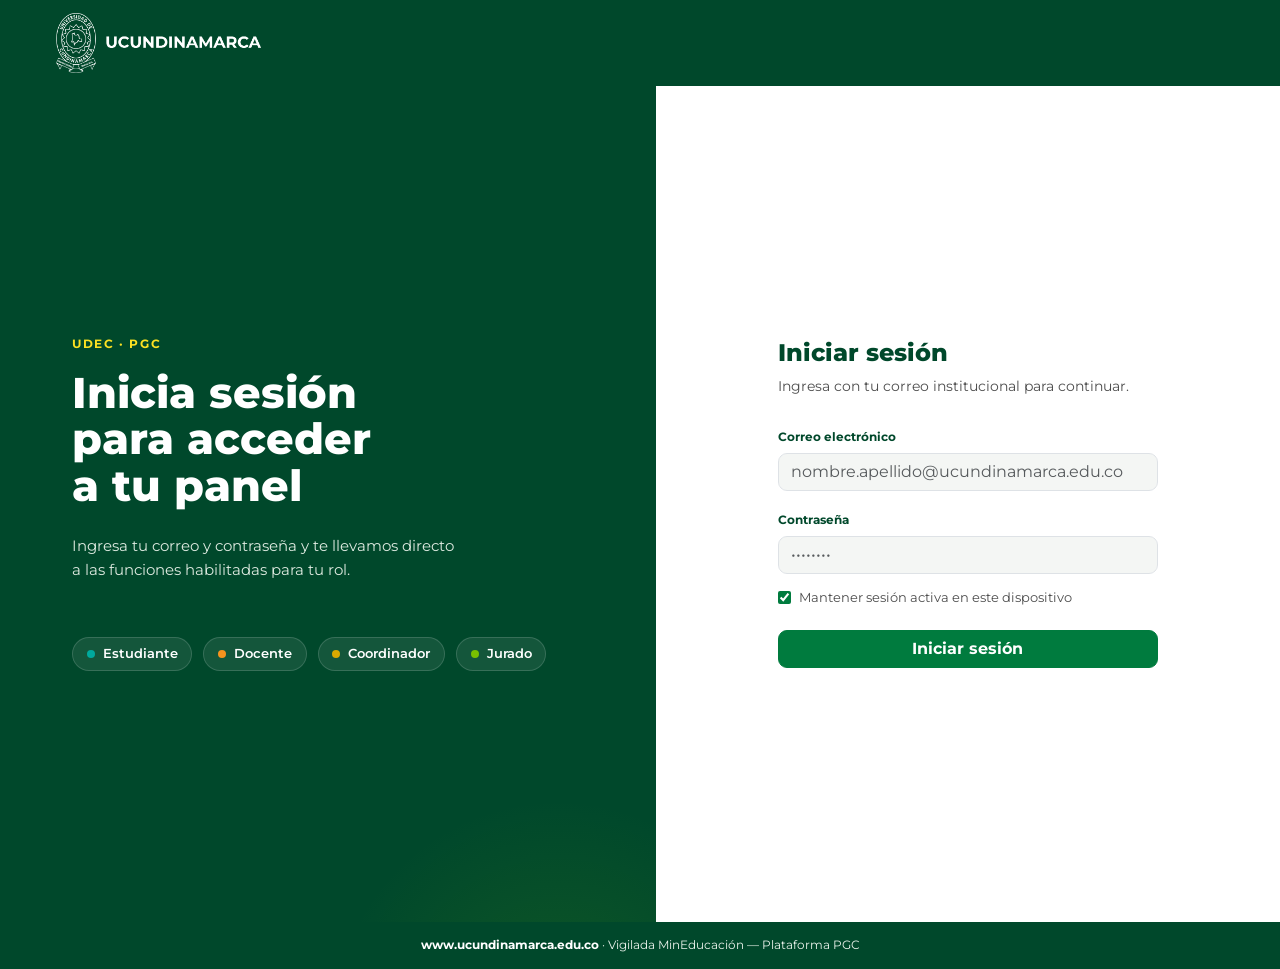
<file: index.html>
<!DOCTYPE html>
<html lang="es">
<head>
<meta charset="UTF-8">
<meta name="viewport" content="width=device-width, initial-scale=1.0">
<title>UDEC PGC — Inicio de sesión</title>
<link rel="preconnect" href="https://fonts.googleapis.com">
<link href="https://fonts.googleapis.com/css2?family=Montserrat:wght@400;500;600;700;800&display=swap" rel="stylesheet">
<link href="https://cdn.jsdelivr.net/npm/bootstrap@5.3.3/dist/css/bootstrap.min.css" rel="stylesheet">
<link rel="stylesheet" href="css/global.css">
<link rel="stylesheet" href="css/login.css">

<link rel="icon" type="image/png" href="assets/logos/ESCUDO BLANCO.png">

</head>
<body>

  <!-- Topbar institucional simplificado: aquí aún no hay usuario
       autenticado. En el resto de páginas se inyecta con
       renderizarBarraSuperior() desde components/barra-superior.js -->
  <div class="topbar">

        <img src="assets/logos/logosimbolo-blanco.png" alt="Escudo Universidad de Cundinamarca" class="logo-topbar">

  </div>

  <div class="login-wrap">

    <!-- Panel de marca -->
    <aside class="brand-side">
      <span class="eyebrow">UDEC · PGC</span>
      <h1>Inicia sesión para acceder a tu panel</h1>
      <p>Ingresa tu correo y contraseña y te llevamos directo a las funciones habilitadas para tu rol.</p>
      <div class="roles-preview">
        <span class="role-chip"><span class="dot" style="background:var(--teal)"></span> Estudiante</span>
        <span class="role-chip"><span class="dot" style="background:var(--naranja)"></span> Docente</span>
        <span class="role-chip"><span class="dot" style="background:var(--oro)"></span> Coordinador</span>
        <span class="role-chip"><span class="dot" style="background:var(--verde-brillante)"></span> Jurado</span>
      </div>
    </aside>

    <!-- Panel de formulario -->
    <section class="form-side">
      <div class="login-card">
        <h2>Iniciar sesión</h2>
        <p class="subt">Ingresa con tu correo institucional para continuar.</p>

        <!-- Banner dinámico de estado (éxito / error) -->
        <div id="banner" class="banner hidden"></div>

        <form id="form-login" novalidate>
          <div class="mb-3" id="f-correo">
            <label for="correo" class="form-label">Correo electrónico</label>
            <input
              type="email"
              class="form-control"
              id="correo"
              placeholder="nombre.apellido@ucundinamarca.edu.co"
              autocomplete="username"
            >
          </div>

          <div class="mb-2" id="f-clave">
            <label for="clave" class="form-label">Contraseña</label>
            <input
              type="password"
              class="form-control"
              id="clave"
              placeholder="••••••••"
              autocomplete="current-password"
            >
          </div>

          <div class="checkbox-row">
            <input type="checkbox" id="mantener" checked>
            <label for="mantener">Mantener sesión activa en este dispositivo</label>
          </div>

          <button type="submit" class="btn btn-primary w-100" id="btn-login">
            Iniciar sesión
          </button>
        </form>
      </div>
    </section>
  </div>

  <footer class="app-footer">
    <strong>www.ucundinamarca.edu.co</strong> · Vigilada MinEducación — Plataforma PGC
  </footer>

  <script src="js/config.js"></script>
  <script src="js/utils.js"></script>
  <script src="js/auth.js"></script>
  <script>
    // Si ya hay una sesión válida, no tiene sentido mostrar el login.
    if (estaAutenticado()) {
      window.location.href = "dashboard.html";
    }

    // Si venimos redirigidos por requerirAutenticacion() o por cerrarSesion(),
    // mostramos el mensaje que traiga la URL (?msg=...).
    const parametrosUrl = new URLSearchParams(window.location.search);
    const mensajeRedireccion = parametrosUrl.get("msg");
    if (mensajeRedireccion) {
      mostrarBanner("banner", "error", mensajeRedireccion);
    }

    document.getElementById("form-login").addEventListener("submit", async (evento) => {
      evento.preventDefault();

      document.querySelectorAll(".mb-3, .mb-2").forEach((campo) => campo.classList.remove("invalid"));
      ocultarBanner("banner");

      const correo = document.getElementById("correo").value.trim();
      const clave = document.getElementById("clave").value;
      const boton = document.getElementById("btn-login");

      boton.disabled = true;
      boton.textContent = "Ingresando...";

      const resultado = await iniciarSesion(correo, clave);

      if (!resultado.ok) {
        mostrarBanner("banner", "error", resultado.mensaje);
        (resultado.campos || []).forEach((id) => {
          const campoElemento = document.getElementById(id);
          if (campoElemento) campoElemento.classList.add("invalid");
        });
        boton.disabled = false;
        boton.textContent = "Iniciar sesión";
        return;
      }

      mostrarBanner("banner", "success", "¡Bienvenido! Redirigiendo a tu panel...");
      window.location.href = "dashboard.html";
    });
  </script>
</body>
</html>
</file>
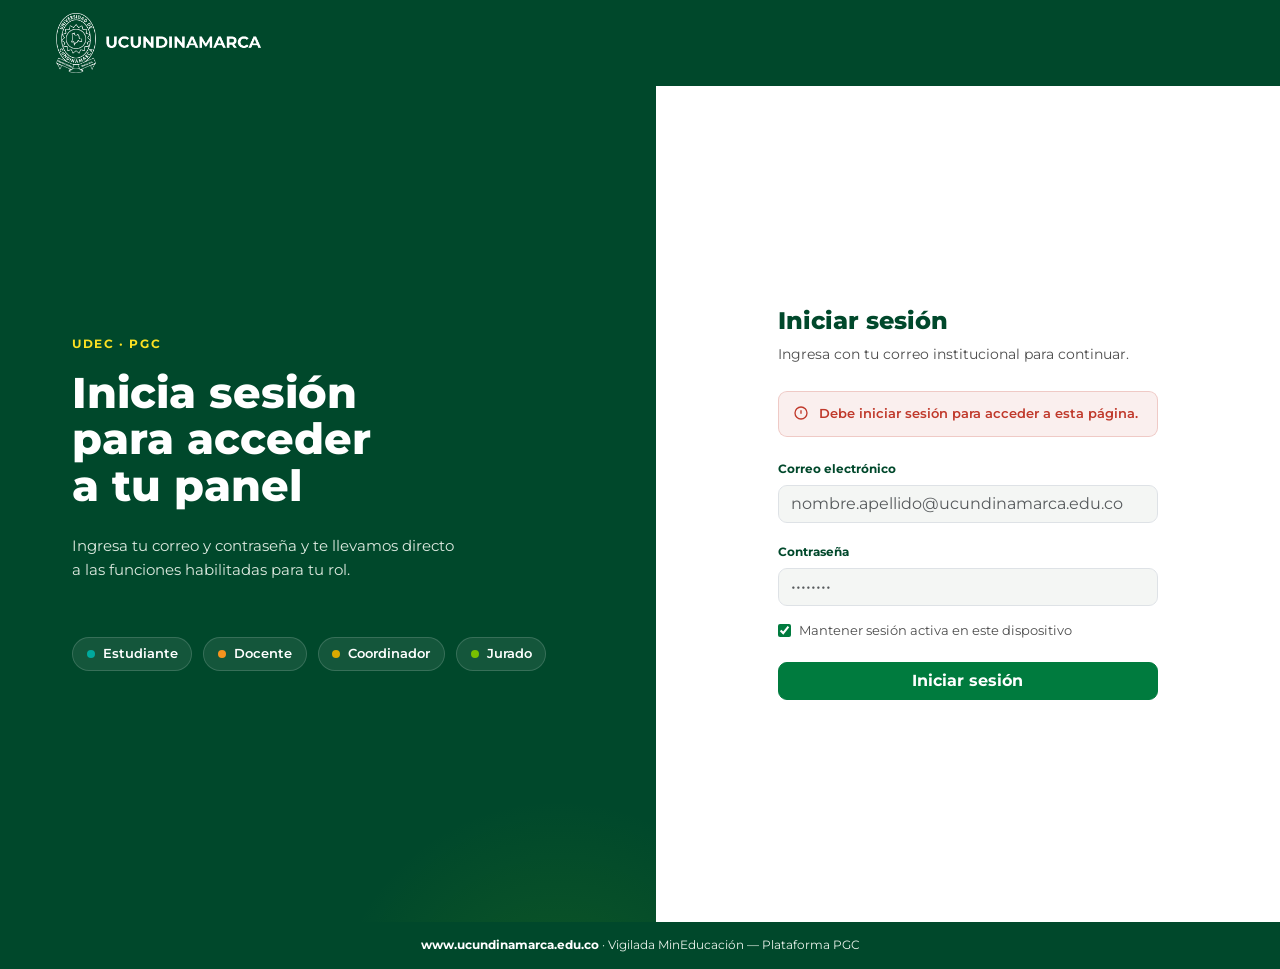
<file: dashboard.html>
<!DOCTYPE html>
<html lang="es">
<head>
<meta charset="UTF-8">
<meta name="viewport" content="width=device-width, initial-scale=1.0">
<title>UDEC PGC — Panel principal</title>
<link href="https://fonts.googleapis.com/css2?family=Montserrat:wght@400;500;600;700;800&display=swap" rel="stylesheet">
<link href="https://cdn.jsdelivr.net/npm/bootstrap@5.3.3/dist/css/bootstrap.min.css" rel="stylesheet">
<!-- global.css trae la identidad UDEC + topbar/sidebar/footer ya
     estilizados: esta página NO define un solo color a mano. -->
<link rel="stylesheet" href="css/global.css">
<link rel="stylesheet" href="css/dashboard.css">

<link rel="icon" type="image/png" href="assets/logos/ESCUDO BLANCO.png">


</head>
<body>

  <!-- Los tres bloques compartidos se inyectan por JS -->
  <div id="topbar"></div>

  <div class="app-shell">
    <div id="sidebar"></div>

    <main class="main-content">
      <div class="page-head mb-4">
        <h1 id="saludo">Bienvenido</h1>
        <p class="text-muted">Este es tu panel según tu rol en la plataforma PGC.</p>
      </div>

      <div class="row g-3">
        <div class="col-md-4">
          <div class="card-resumen">
            <span class="label">Propuestas activas</span>
            <span class="valor">—</span>
          </div>
        </div>
        <div class="col-md-4">
          <div class="card-resumen">
            <span class="label">Pendientes por revisar</span>
            <span class="valor">—</span>
          </div>
        </div>
        <div class="col-md-4">
          <div class="card-resumen">
            <span class="label">Notificaciones</span>
            <span class="valor">—</span>
          </div>
        </div>
      </div>
    </main>
  </div>

  <div id="footer"></div>

  <script src="js/config.js"></script>
  <script src="js/utils.js"></script>
  <script src="js/auth.js"></script>
  <script src="components/navbar.js"></script>
  <script src="components/sidebar.js"></script>
  <script src="components/footer.js"></script>
  <script src="js/dashboard.js"></script>
  <script>
    // "Middleware" de rutas protegidas del lado del frontend (HU-01).
    requerirAutenticacion();

    renderizarBarraSuperior("topbar");
    renderizarBarraLateral("sidebar", "dashboard");
    renderizarPiePagina("footer");

    inicializarPanel();
  </script>
</body>
</html>
</file>
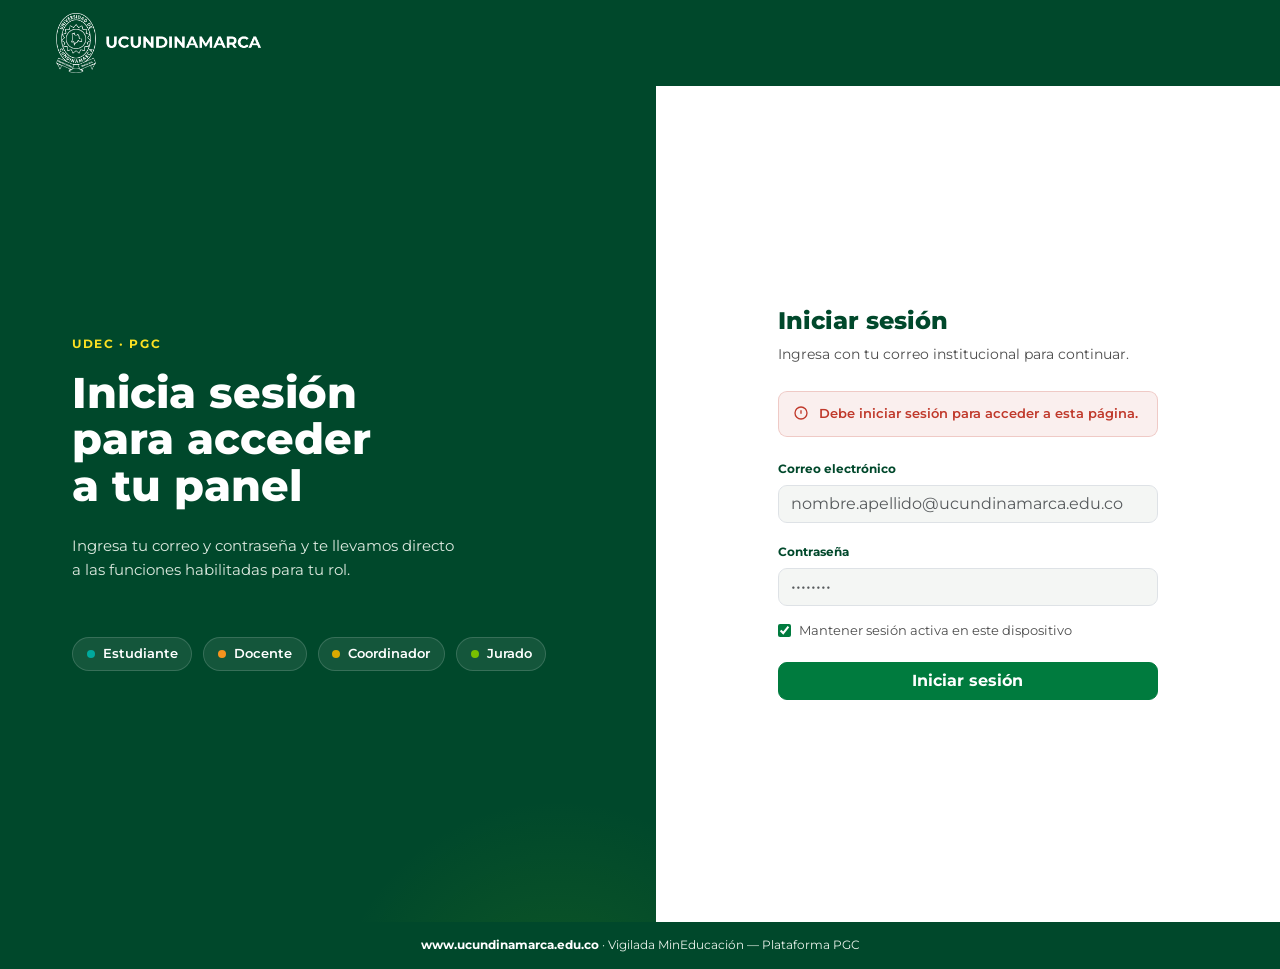
<file: perfil.html>
<!DOCTYPE html>
<html lang="es">
<head>
<meta charset="UTF-8">
<meta name="viewport" content="width=device-width, initial-scale=1.0">
<title>UDEC PGC — Mi perfil</title>
<link href="https://fonts.googleapis.com/css2?family=Montserrat:wght@400;500;600;700;800&display=swap" rel="stylesheet">
<link href="https://cdn.jsdelivr.net/npm/bootstrap@5.3.3/dist/css/bootstrap.min.css" rel="stylesheet">
<link rel="stylesheet" href="css/global.css">

<link rel="icon" type="image/png" href="assets/logos/ESCUDO BLANCO.png">


</head>
<body>

  <div id="topbar"></div>

  <div class="app-shell">
    <div id="sidebar"></div>

    <main class="main-content">
      <div class="page-head mb-4">
        <h1 style="font-size:clamp(1.4rem,3vw,1.9rem);font-weight:800;color:var(--verde-udec);">Mi perfil</h1>
        <p class="text-muted">Datos personales, cambio de contraseña y preferencias.</p>
      </div>

      <p class="text-muted fst-italic">Contenido de esta vista: pendiente para el siguiente sprint.</p>
    </main>
  </div>

  <div id="footer"></div>

  <script src="js/config.js"></script>
  <script src="js/utils.js"></script>
  <script src="js/auth.js"></script>
  <script src="components/navbar.js"></script>
  <script src="components/sidebar.js"></script>
  <script src="components/footer.js"></script>
  <script>
    requerirAutenticacion();
    renderizarBarraSuperior("topbar");
    renderizarBarraLateral("sidebar", "perfil");
    renderizarPiePagina("footer");
  </script>
</body>
</html>
</file>
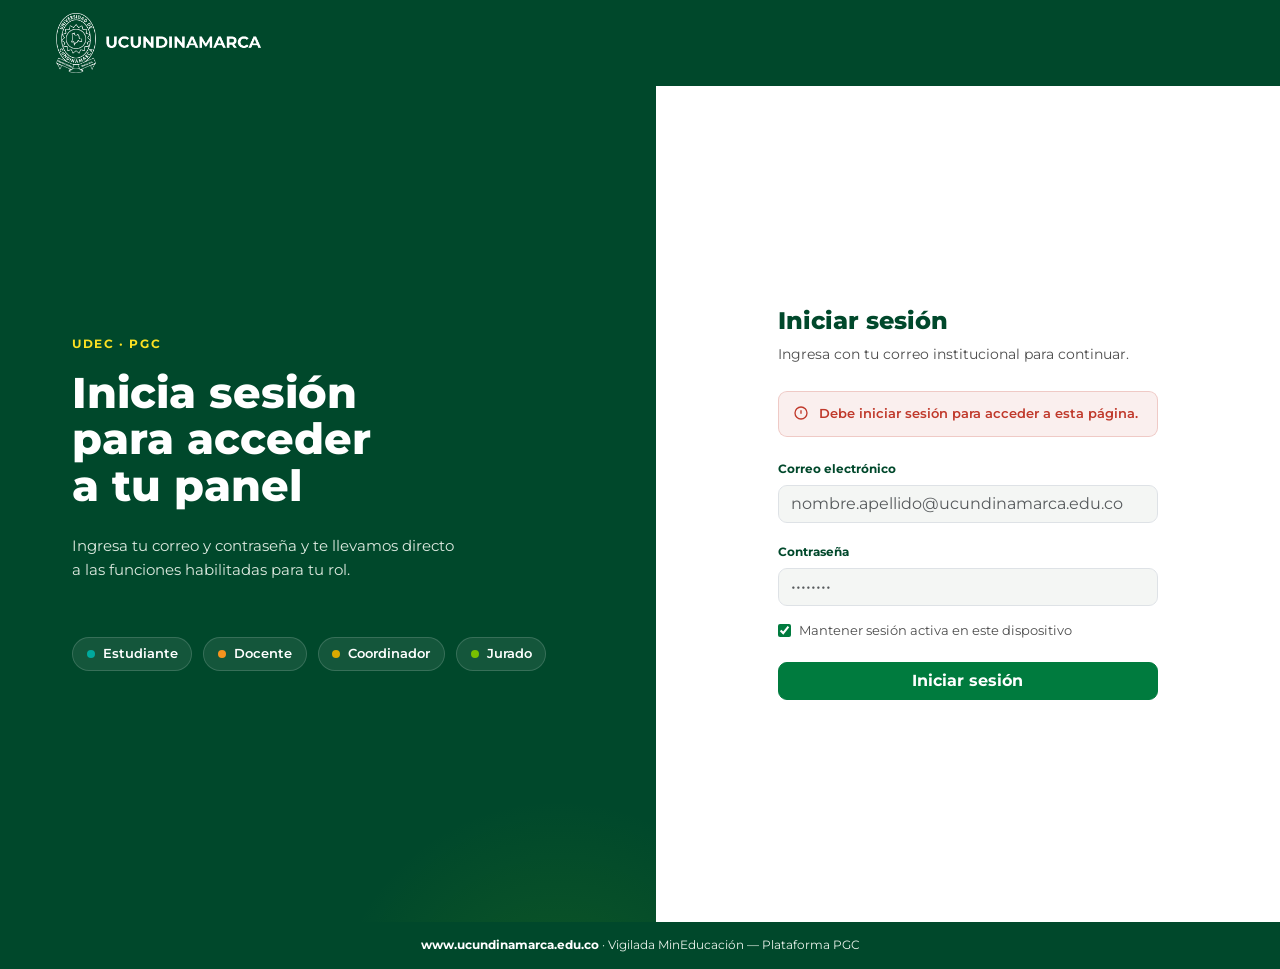
<file: reportes.html>
<!DOCTYPE html>
<html lang="es">
<head>
<meta charset="UTF-8">
<meta name="viewport" content="width=device-width, initial-scale=1.0">
<title>UDEC PGC — Reportes</title>
<link href="https://fonts.googleapis.com/css2?family=Montserrat:wght@400;500;600;700;800&display=swap" rel="stylesheet">
<link href="https://cdn.jsdelivr.net/npm/bootstrap@5.3.3/dist/css/bootstrap.min.css" rel="stylesheet">
<link rel="stylesheet" href="css/global.css">

<link rel="icon" type="image/png" href="assets/logos/ESCUDO BLANCO.png">


</head>
<body>

  <div id="topbar"></div>

  <div class="app-shell">
    <div id="sidebar"></div>

    <main class="main-content">
      <div class="page-head mb-4">
        <h1 style="font-size:clamp(1.4rem,3vw,1.9rem);font-weight:800;color:var(--verde-udec);">Reportes</h1>
        <p class="text-muted">Generación y visualización de reportes del sistema.</p>
      </div>

      <p class="text-muted fst-italic">Contenido de esta vista: pendiente para el siguiente sprint.</p>
    </main>
  </div>

  <div id="footer"></div>

  <script src="js/config.js"></script>
  <script src="js/utils.js"></script>
  <script src="js/auth.js"></script>
  <script src="components/navbar.js"></script>
  <script src="components/sidebar.js"></script>
  <script src="components/footer.js"></script>
  <script>
    requerirAutenticacion();
    renderizarBarraSuperior("topbar");
    renderizarBarraLateral("sidebar", "reportes");
    renderizarPiePagina("footer");
  </script>
</body>
</html>
</file>
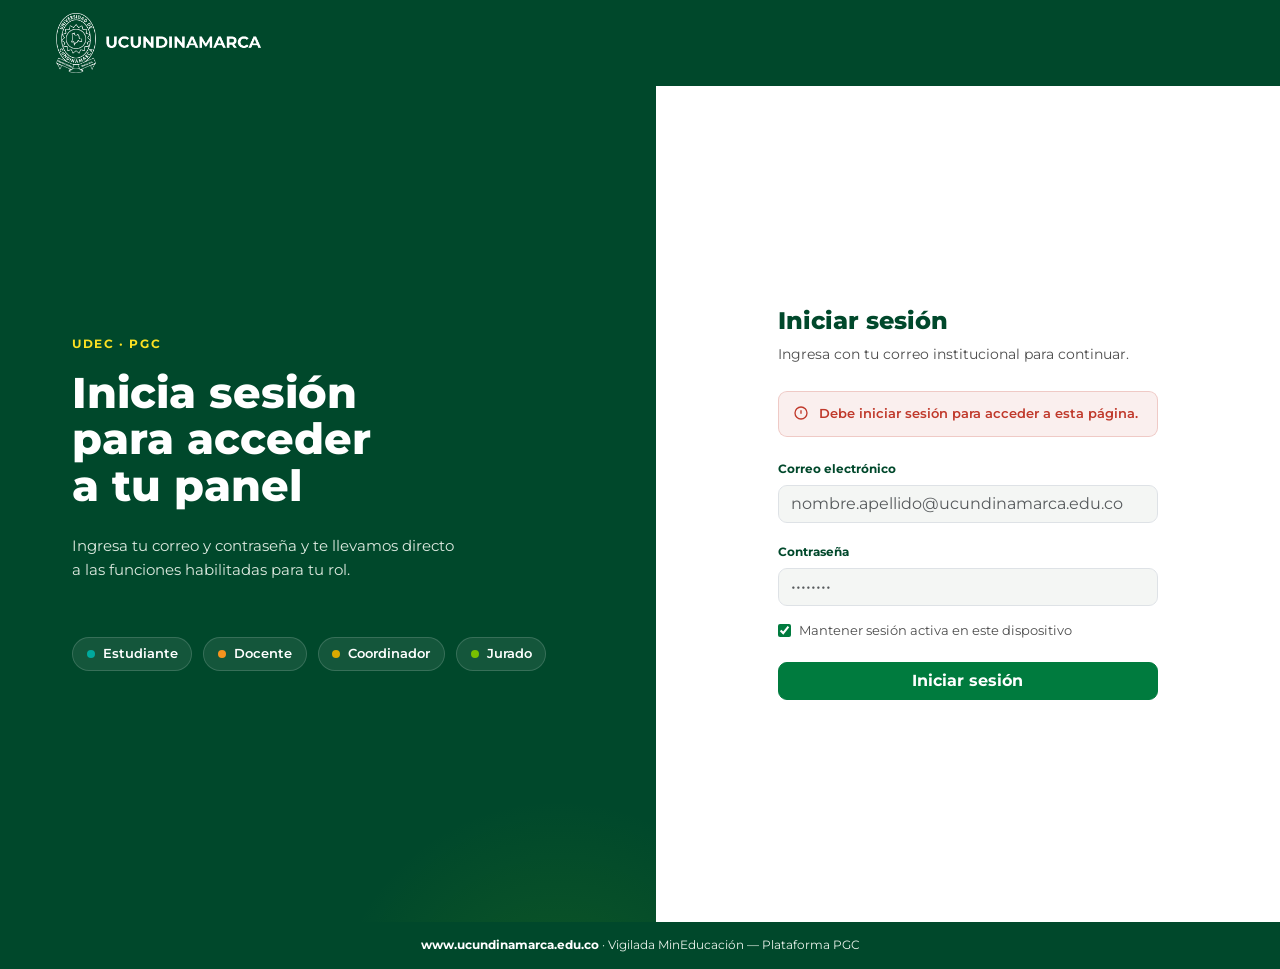
<file: usuarios.html>
<!DOCTYPE html>
<html lang="es">
<head>
<meta charset="UTF-8">
<meta name="viewport" content="width=device-width, initial-scale=1.0">
<title>UDEC PGC — Gestión de usuarios</title>
<link href="https://fonts.googleapis.com/css2?family=Montserrat:wght@400;500;600;700;800&display=swap" rel="stylesheet">
<link href="https://cdn.jsdelivr.net/npm/bootstrap@5.3.3/dist/css/bootstrap.min.css" rel="stylesheet">
<link rel="stylesheet" href="css/global.css">

<link rel="icon" type="image/png" href="assets/logos/ESCUDO BLANCO.png">


</head>
<body>

  <div id="topbar"></div>

  <div class="app-shell">
    <div id="sidebar"></div>

    <main class="main-content">
      <div class="page-head mb-4">
        <h1 style="font-size:clamp(1.4rem,3vw,1.9rem);font-weight:800;color:var(--verde-udec);">Gestión de usuarios</h1>
        <p class="text-muted">Listado, creación, edición y eliminación de usuarios del sistema.</p>
      </div>

      <p class="text-muted fst-italic">Contenido de esta vista: pendiente para el siguiente sprint.</p>
    </main>
  </div>

  <div id="footer"></div>

  <script src="js/config.js"></script>
  <script src="js/utils.js"></script>
  <script src="js/auth.js"></script>
  <script src="components/navbar.js"></script>
  <script src="components/sidebar.js"></script>
  <script src="components/footer.js"></script>
  <script>
    requerirAutenticacion();
    renderizarBarraSuperior("topbar");
    renderizarBarraLateral("sidebar", "usuarios");
    renderizarPiePagina("footer");
  </script>
</body>
</html>
</file>
<file: css/login.css>
/* ============================================================
   LOGIN.CSS — estilos EXCLUSIVOS de index.html (login).
   Todo lo compartido con el resto del sistema (paleta, topbar,
   botones, banners, chips) vive en global.css; aquí solo va lo
   que no se repite en ninguna otra vista.
   ============================================================ */

.login-wrap {
  min-height: calc(100vh - 64px);
  display: grid;
  grid-template-columns: 1.05fr 1fr;
}
@media (max-width: 880px) {
  .login-wrap { grid-template-columns: 1fr; }
  .brand-side { min-height: 220px; }
}

.brand-side {
  background: var(--verde-udec);
  color: #fff;
  padding: clamp(2.5rem, 6vw, 4.5rem);
  display: flex;
  flex-direction: column;
  justify-content: center;
  position: relative;
  overflow: hidden;
}
.brand-side::after {
  content: "";
  position: absolute;
  inset: auto -20% -40% auto;
  width: 70%;
  aspect-ratio: 1;
  background: radial-gradient(circle, #79c00022, transparent 70%);
}
.brand-side .eyebrow {
  font-size: .72rem;
  letter-spacing: .14em;
  text-transform: uppercase;
  font-weight: 700;
  color: var(--amarillo);
  margin-bottom: 1rem;
}
.brand-side h1 {
  font-weight: 800;
  font-size: clamp(2rem, 4vw, 2.7rem);
  line-height: 1.08;
  max-width: 20rem;
}
.brand-side p {
  margin-top: 1.1rem;
  max-width: 24rem;
  font-size: .92rem;
  line-height: 1.6;
  color: #ddeae0;
}
.roles-preview {
  margin-top: 2.4rem;
  display: flex;
  flex-wrap: wrap;
  gap: .7rem;
}

.form-side {
  background: #fff;
  display: flex;
  align-items: center;
  justify-content: center;
  padding: clamp(2rem, 6vw, 3.5rem);
}
.login-card { width: 100%; max-width: 380px; }
.login-card h2 { font-size: 1.5rem; font-weight: 800; color: var(--verde-udec); }
.login-card .subt { font-size: .85rem; color: var(--gris); margin-top: .4rem; margin-bottom: 1.7rem; }

.checkbox-row {
  display: flex;
  align-items: center;
  gap: .5rem;
  margin: .9rem 0 1.4rem;
  font-size: .8rem;
}
.checkbox-row input { accent-color: var(--verde-medio); }
</file>
<file: css/dashboard.css>
/* ============================================================
   DASHBOARD.CSS — estilos EXCLUSIVOS de dashboard.html.
   El layout de topbar/sidebar/footer ya vive en global.css;
   aquí solo van las tarjetas de resumen propias de esta vista.
   ============================================================ */

.page-head h1 {
  font-size: clamp(1.4rem, 3vw, 1.9rem);
  font-weight: 800;
  color: var(--verde-udec);
}

.card-resumen {
  background: #fff;
  border-radius: var(--bs-border-radius-lg);
  padding: 1.2rem 1.4rem;
  box-shadow: 0 1px 3px rgba(0, 0, 0, .06);
  display: flex;
  flex-direction: column;
  gap: .3rem;
}
.card-resumen .label {
  font-size: .78rem;
  font-weight: 700;
  color: var(--gris);
  text-transform: uppercase;
  letter-spacing: .02em;
}
.card-resumen .valor {
  font-size: 1.8rem;
  font-weight: 800;
  color: var(--verde-udec);
}
</file>
<file: css/global.css>
/* ============================================================
   GLOBAL.CSS — Sistema de diseño único del proyecto PGC.
   Se incluye en TODAS las páginas junto a Bootstrap 5.
   Aquí viven: paleta de color oficial UDEC (Manual de Imagen
   ECOM 002 V.15), tipografía, y los bloques reutilizables
   (topbar, sidebar, banners, chips, footer) para que cada
   vista nueva NO tenga que reescribir estos estilos: solo
   importa este archivo y usa las clases de abajo.
   ============================================================ */

/* ---- Paleta oficial UDEC ---- */
:root {
  --verde-udec:      #00482B;
  --verde-medio:     #007B3E;
  --verde-brillante: #79C000;
  --oro:             #DAAA00;
  --naranja:         #F7931E;
  --teal:            #00A99D;
  --amarillo:        #FBE122;
  --rojo-error:      #C0392B;
  --gris:            #4d4d4d;
  --blanco:          #FFFFFF;
  --bg-app:          #F4F6F4;

  /* Colores por rol: se reutilizan en login, navbar y tablas */
  --rol-estudiante:   var(--teal);
  --rol-docente:      var(--naranja);
  --rol-coordinador:  var(--oro);
  --rol-jurado:       var(--verde-brillante);

  /* Sobrescritura de variables de Bootstrap 5 para que sus
     componentes (btn, form-control, nav, etc.) hereden la
     identidad UDEC en lugar del azul por defecto. */
  --bs-primary: var(--verde-medio);
  --bs-primary-rgb: 0, 123, 62;
  --bs-body-font-family: 'Montserrat', 'Century Gothic', sans-serif;
  --bs-body-color: var(--gris);
  --bs-body-bg: var(--bg-app);
  --bs-border-radius: 9px;
  --bs-border-radius-sm: 7px;
  --bs-border-radius-lg: 12px;
  --bs-link-color: var(--verde-medio);
  --bs-link-hover-color: var(--verde-udec);
}

* { box-sizing: border-box; }

html, body {
  min-height: 100%;
}

body {
  background: var(--bg-app);
  color: var(--gris);
  font-family: var(--bs-body-font-family);
  -webkit-font-smoothing: antialiased;
}

a { text-decoration: none; }

/* ---- Botones: Bootstrap toma --bs-primary, pero el hover
   necesita el verde oscuro institucional ---- */
.btn-primary {
  background-color: var(--verde-medio);
  border-color: var(--verde-medio);
  font-weight: 700;
}
.btn-primary:hover,
.btn-primary:focus,
.btn-primary:active {
  background-color: var(--verde-udec) !important;
  border-color: var(--verde-udec) !important;
}

.btn-outline-primary {
  color: var(--verde-medio);
  border-color: var(--verde-medio);
}
.btn-outline-primary:hover {
  background-color: var(--verde-medio);
  border-color: var(--verde-medio);
}

/* ---- Campos de formulario con foco institucional ---- */
.form-control:focus,
.form-select:focus {
  border-color: var(--verde-medio);
  box-shadow: 0 0 0 0.2rem rgba(0, 123, 62, 0.15);
}
.form-label {
  font-size: .78rem;
  font-weight: 700;
  color: var(--verde-udec);
  margin-bottom: .4rem;
}

/* Campo marcado como inválido tras la respuesta del backend
   (ej. "correo no registrado", "clave incorrecta"). Se aplica
   agregando la clase .invalid al contenedor del campo. */
.invalid .form-control {
  border-color: var(--rojo-error);
  box-shadow: 0 0 0 0.2rem rgba(192, 57, 43, 0.12);
}

/* ============================================================
   TOPBAR — encabezado institucional (escudo ).
   Se inyecta vía components/navbar.js en un <div id="topbar">.
   No se reescribe en cada página: solo se declara aquí una vez.
   ============================================================ */
.topbar {
  display: flex;
  align-items: center;
  justify-content: space-between;
  gap: .7rem;
  padding: .8rem clamp(1.25rem, 5vw, 3.5rem);
  background: var(--verde-udec);
}

.logo-topbar {
  height: 60px;
  width: auto;
}

.topbar .usuario-box {
  display: flex;
  align-items: center;
  gap: .6rem;
  color: #fff;
  font-size: .82rem;
}
.topbar .usuario-box .rol-chip { font-size: .68rem; padding: .25rem .6rem; }
.topbar .btn-salir {
  background: transparent;
  border: 1px solid #ffffff40;
  color: #fff;
  font-size: .78rem;
  font-weight: 600;
  padding: .35rem .8rem;
  border-radius: 100px;
  cursor: pointer;
  transition: background .15s ease;
}
.topbar .btn-salir:hover { background: #ffffff1a; }

/* ============================================================
   APP SHELL — estructura de las páginas internas (todo lo que
   no es el login): sidebar + contenido. dashboard.html,
   usuarios.html, reportes.html y perfil.html comparten este
   layout sin reescribirlo.
   ============================================================ */
.app-shell {
  display: grid;
  grid-template-columns: 250px 1fr;
  min-height: calc(100vh - 64px - 52px); /* topbar + footer aprox */
}
@media (max-width: 880px) {
  .app-shell { grid-template-columns: 1fr; }
}

.sidebar {
  background: var(--verde-udec);
  padding: 1.4rem 1rem;
}
.sidebar .nav-link {
  color: #DDEAE0;
  font-weight: 600;
  font-size: .88rem;
  border-radius: 9px;
  padding: .65rem .9rem;
  margin-bottom: .25rem;
  display: flex;
  align-items: center;
  gap: .55rem;
}
.sidebar .nav-link.active,
.sidebar .nav-link:hover {
  background: #ffffff1a;
  color: #fff;
}

.main-content {
  padding: clamp(1.25rem, 4vw, 2.5rem);
}

/* ---- Footer institucional (obligatorio en toda pieza, según
   el Manual de Imagen: logosímbolo/URL + Vigilada MinEducación) ---- */
footer.app-footer {
  background: var(--verde-udec);
  color: #EAF3EC;
  padding: .9rem clamp(1.25rem, 5vw, 3.5rem);
  font-size: .76rem;
  text-align: center;
}
footer.app-footer strong { color: #fff; }

/* ============================================================
   BLOQUES REUTILIZABLES (banners, chips) — nacieron en el
   mockup de login y se generalizan aquí para cualquier vista
   que necesite mostrar mensajes de estado o etiquetas de rol.
   ============================================================ */
.banner {
  display: flex;
  align-items: flex-start;
  gap: .6rem;
  padding: .75rem .9rem;
  border-radius: 9px;
  font-size: .82rem;
  font-weight: 600;
  margin-bottom: 1.2rem;
  border: 1px solid transparent;
}
.banner.error   { background: #C0392B14; color: var(--rojo-error);  border-color: #C0392B33; }
.banner.success { background: #007B3E14; color: var(--verde-medio); border-color: #007B3E33; }
.banner .ic { flex-shrink: 0; margin-top: .05rem; }

.role-chip {
  display: inline-flex;
  align-items: center;
  gap: .5rem;
  padding: .4rem .85rem;
  border-radius: 100px;
  font-size: .8rem;
  font-weight: 600;
  background: #ffffff14;
  border: 1px solid #ffffff26;
  color: #fff;
}
.role-chip .dot { width: 8px; height: 8px; border-radius: 50%; }

/* Chip de rol para usarse sobre fondo claro (tablas, tarjetas) */
.chip-rol {
  display: inline-flex;
  align-items: center;
  gap: .4rem;
  padding: .3rem .7rem;
  border-radius: 100px;
  font-size: .74rem;
  font-weight: 700;
  color: var(--verde-udec);
  background: #00482B0d;
}

.hidden { display: none !important; }
</file>
